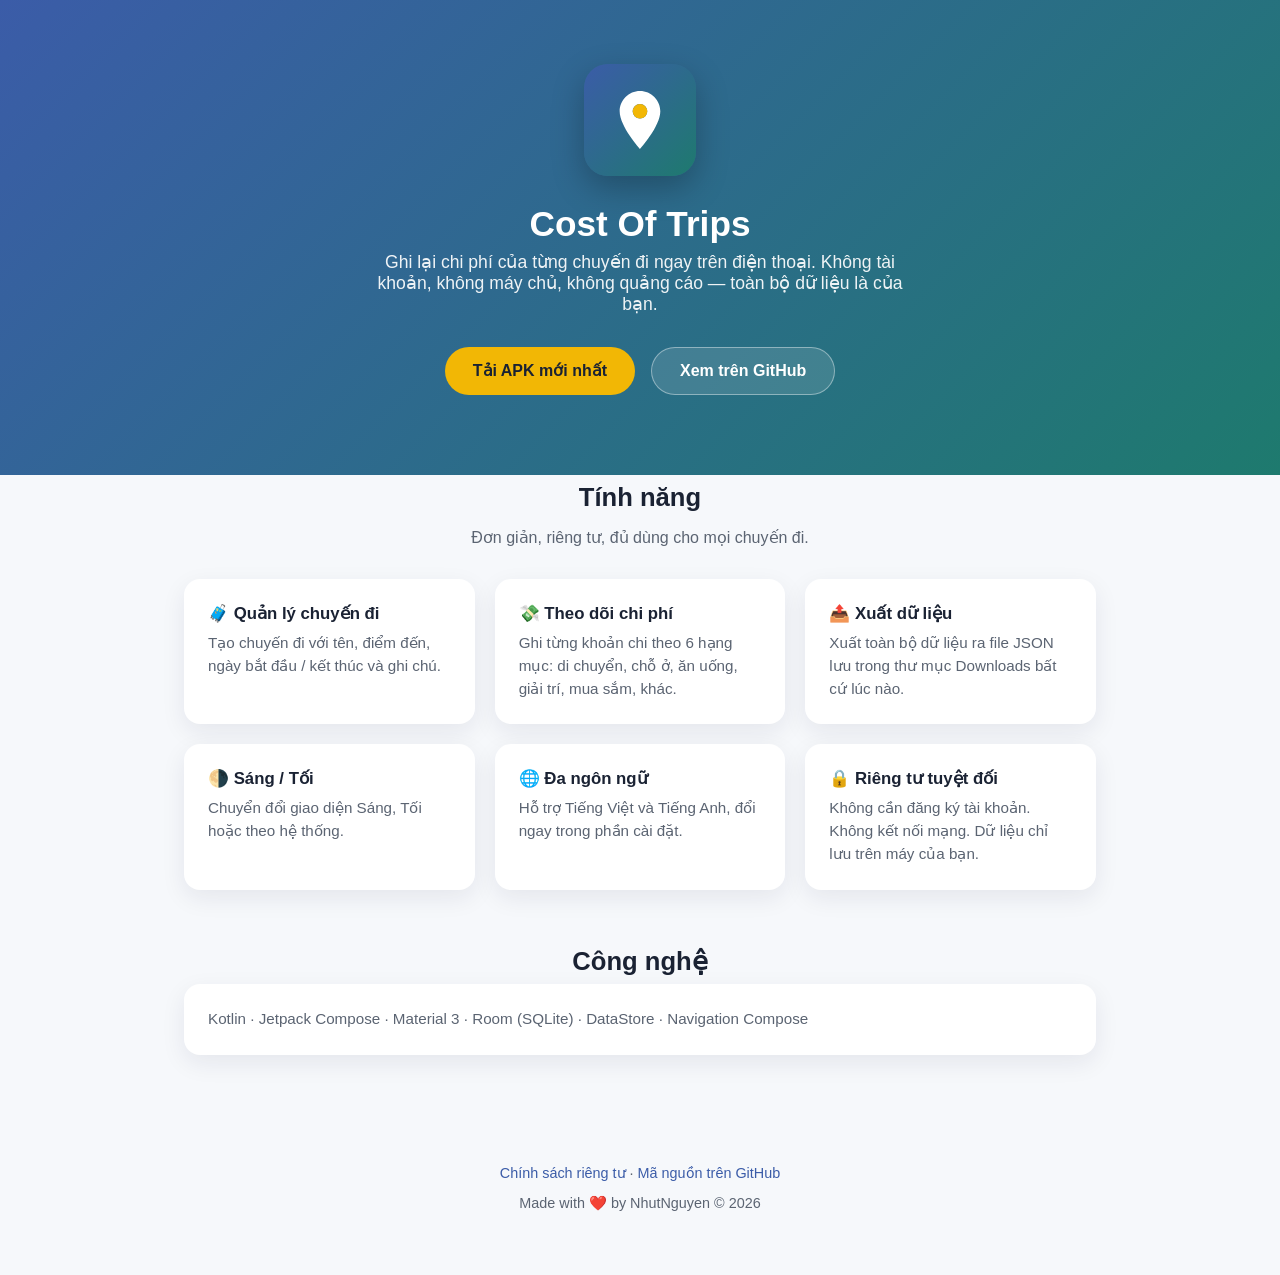
<file: docs/index.html>
<!DOCTYPE html>
<html lang="vi">
<head>
<meta charset="UTF-8" />
<meta name="viewport" content="width=device-width, initial-scale=1.0" />
<title>Cost Of Trips - Chi Phí Chuyến Đi</title>
<meta name="description" content="Ứng dụng Android ghi lại chi phí của từng chuyến đi. Không cần tài khoản, dữ liệu lưu ngay trên điện thoại." />
<link rel="icon" type="image/svg+xml" href="../branding/logo.svg" />
<style>
  :root {
    --blue: #3B5CA8;
    --teal: #1E7A6E;
    --gold: #F2B705;
    --ink: #1A2233;
    --muted: #5B6472;
    --bg: #F6F8FB;
    --card: #FFFFFF;
  }
  * { box-sizing: border-box; }
  body {
    margin: 0;
    font-family: -apple-system, BlinkMacSystemFont, "Segoe UI", Roboto, Helvetica, Arial, sans-serif;
    color: var(--ink);
    background: var(--bg);
  }
  a { color: inherit; }
  .hero {
    background: linear-gradient(135deg, var(--blue), var(--teal));
    color: #fff;
    padding: 64px 24px 80px;
    text-align: center;
  }
  .hero img {
    width: 112px;
    height: 112px;
    border-radius: 24px;
    box-shadow: 0 12px 32px rgba(0,0,0,0.25);
  }
  .hero h1 {
    font-size: 2.2rem;
    margin: 24px 0 8px;
  }
  .hero p {
    font-size: 1.1rem;
    opacity: 0.92;
    max-width: 560px;
    margin: 0 auto 32px;
  }
  .cta {
    display: inline-flex;
    gap: 16px;
    flex-wrap: wrap;
    justify-content: center;
  }
  .btn {
    display: inline-block;
    padding: 14px 28px;
    border-radius: 999px;
    text-decoration: none;
    font-weight: 600;
  }
  .btn-primary {
    background: var(--gold);
    color: var(--ink);
  }
  .btn-secondary {
    background: rgba(255,255,255,0.12);
    color: #fff;
    border: 1px solid rgba(255,255,255,0.4);
  }
  main {
    max-width: 960px;
    margin: -48px auto 0;
    padding: 0 24px 64px;
  }
  .features {
    display: grid;
    grid-template-columns: repeat(auto-fit, minmax(220px, 1fr));
    gap: 20px;
    margin-top: 32px;
  }
  .card {
    background: var(--card);
    border-radius: 16px;
    padding: 24px;
    box-shadow: 0 8px 24px rgba(20,30,60,0.08);
  }
  .card h3 {
    margin: 0 0 8px;
    font-size: 1.05rem;
  }
  .card p {
    margin: 0;
    color: var(--muted);
    font-size: 0.95rem;
    line-height: 1.5;
  }
  .section-title {
    text-align: center;
    margin-top: 56px;
  }
  .section-title h2 {
    font-size: 1.6rem;
    margin-bottom: 4px;
  }
  .section-title p {
    color: var(--muted);
  }
  footer {
    text-align: center;
    padding: 32px 24px 48px;
    color: var(--muted);
    font-size: 0.9rem;
  }
  footer a {
    color: var(--blue);
    text-decoration: none;
  }
  .stack {
    margin-top: 8px;
  }
</style>
</head>
<body>

<section class="hero">
  <img src="../branding/logo.svg" alt="Cost Of Trips logo" />
  <h1>Cost Of Trips</h1>
  <p>Ghi lại chi phí của từng chuyến đi ngay trên điện thoại. Không tài khoản, không máy chủ, không quảng cáo — toàn bộ dữ liệu là của bạn.</p>
  <div class="cta">
    <a class="btn btn-primary" href="https://github.com/nhockool1002/cost-of-trips/releases/latest">Tải APK mới nhất</a>
    <a class="btn btn-secondary" href="https://github.com/nhockool1002/cost-of-trips">Xem trên GitHub</a>
  </div>
</section>

<main>
  <div class="section-title">
    <h2>Tính năng</h2>
    <p>Đơn giản, riêng tư, đủ dùng cho mọi chuyến đi.</p>
  </div>
  <div class="features">
    <div class="card">
      <h3>🧳 Quản lý chuyến đi</h3>
      <p>Tạo chuyến đi với tên, điểm đến, ngày bắt đầu / kết thúc và ghi chú.</p>
    </div>
    <div class="card">
      <h3>💸 Theo dõi chi phí</h3>
      <p>Ghi từng khoản chi theo 6 hạng mục: di chuyển, chỗ ở, ăn uống, giải trí, mua sắm, khác.</p>
    </div>
    <div class="card">
      <h3>📤 Xuất dữ liệu</h3>
      <p>Xuất toàn bộ dữ liệu ra file JSON lưu trong thư mục Downloads bất cứ lúc nào.</p>
    </div>
    <div class="card">
      <h3>🌗 Sáng / Tối</h3>
      <p>Chuyển đổi giao diện Sáng, Tối hoặc theo hệ thống.</p>
    </div>
    <div class="card">
      <h3>🌐 Đa ngôn ngữ</h3>
      <p>Hỗ trợ Tiếng Việt và Tiếng Anh, đổi ngay trong phần cài đặt.</p>
    </div>
    <div class="card">
      <h3>🔒 Riêng tư tuyệt đối</h3>
      <p>Không cần đăng ký tài khoản. Không kết nối mạng. Dữ liệu chỉ lưu trên máy của bạn.</p>
    </div>
  </div>

  <div class="section-title">
    <h2>Công nghệ</h2>
  </div>
  <div class="features stack">
    <div class="card">
      <p>Kotlin · Jetpack Compose · Material 3 · Room (SQLite) · DataStore · Navigation Compose</p>
    </div>
  </div>
</main>

<footer>
  <p><a href="privacy.html">Chính sách riêng tư</a> · <a href="https://github.com/nhockool1002/cost-of-trips">Mã nguồn trên GitHub</a></p>
  <p>Made with ❤️ by NhutNguyen &copy; 2026</p>
</footer>

</body>
</html>
</file>
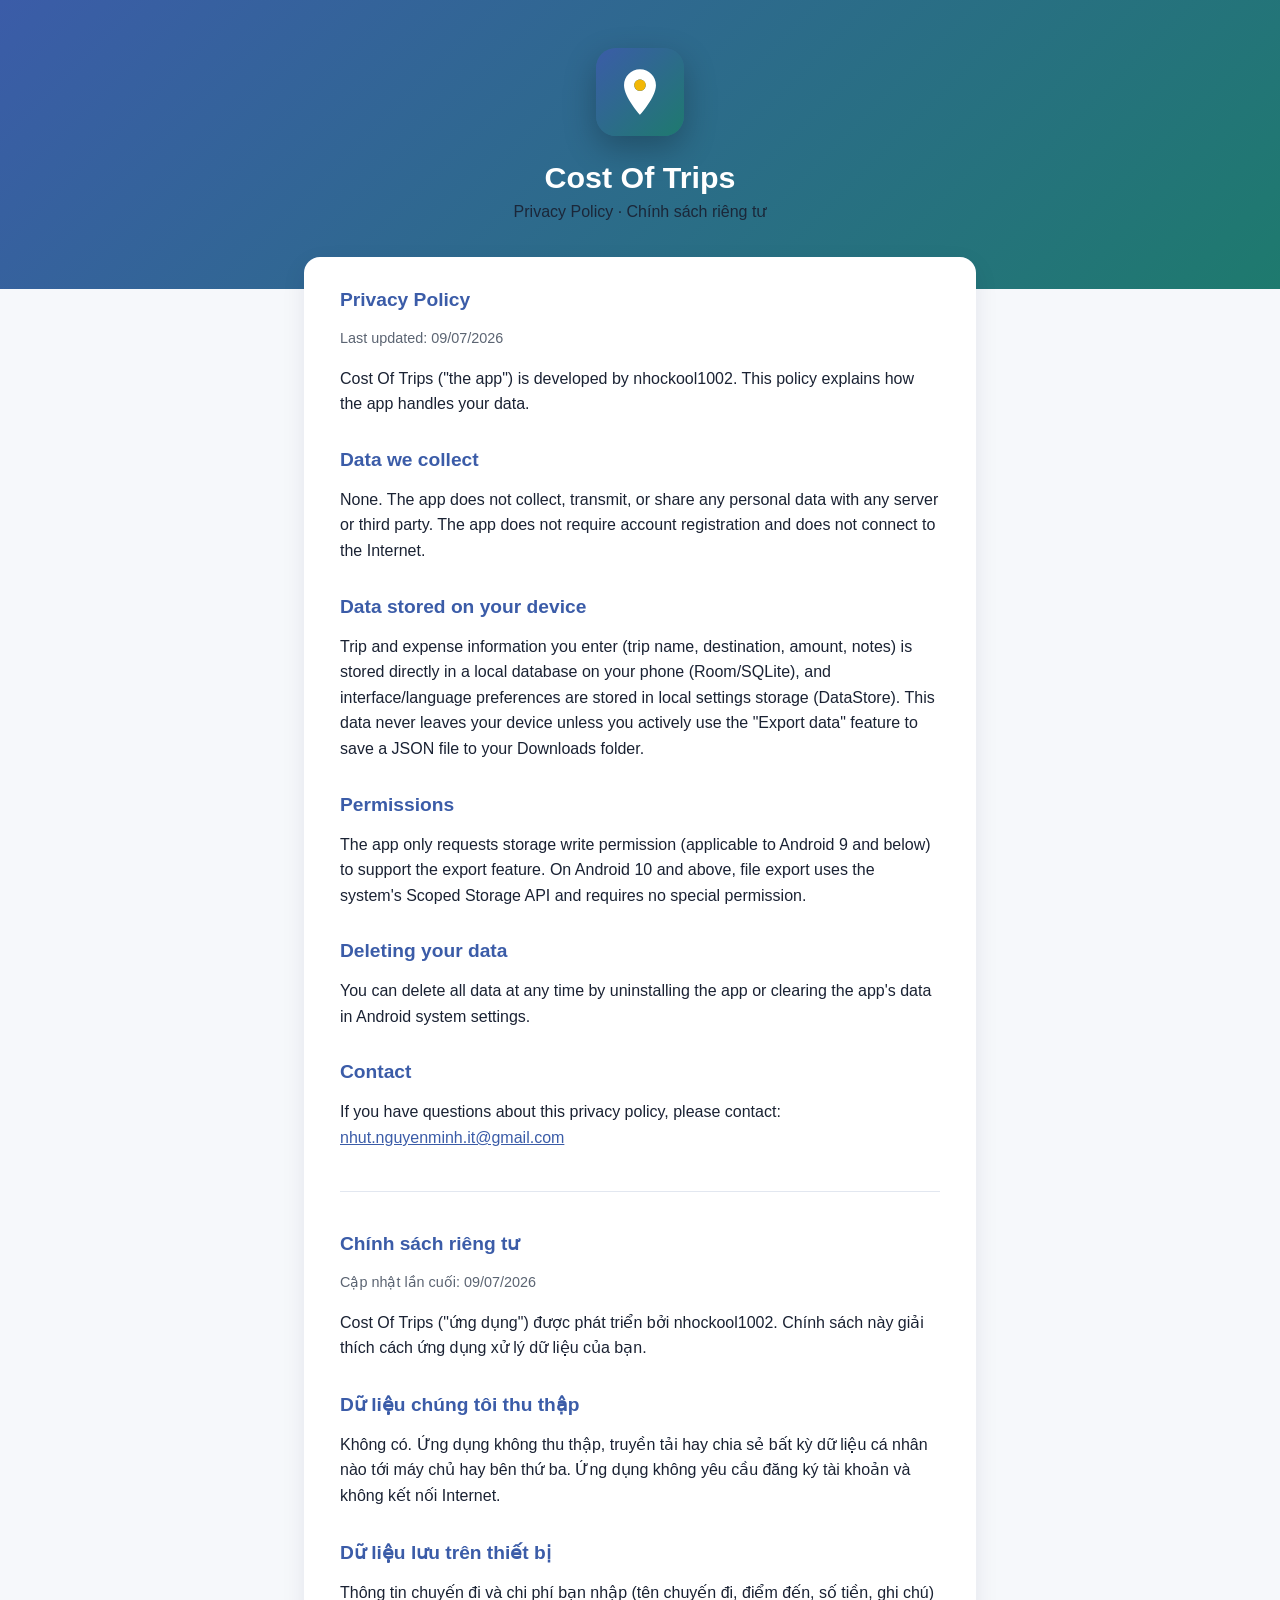
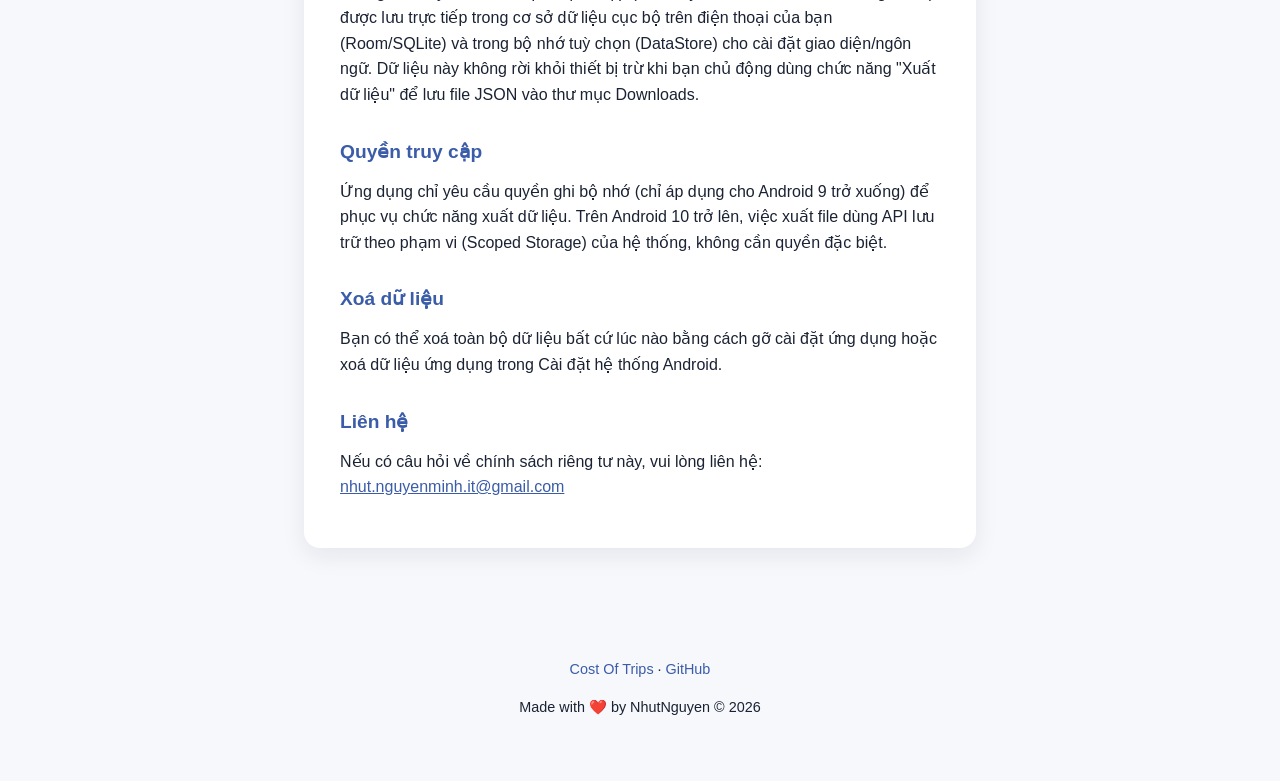
<file: docs/privacy.html>
<!DOCTYPE html>
<html lang="en">
<head>
<meta charset="UTF-8" />
<meta name="viewport" content="width=device-width, initial-scale=1.0" />
<title>Privacy Policy - Cost Of Trips</title>
<meta name="description" content="Privacy policy for the Cost Of Trips Android app." />
<link rel="icon" type="image/svg+xml" href="../branding/logo.svg" />
<style>
  :root {
    --blue: #3B5CA8;
    --teal: #1E7A6E;
    --gold: #F2B705;
    --ink: #1A2233;
    --muted: #5B6472;
    --bg: #F6F8FB;
    --card: #FFFFFF;
  }
  * { box-sizing: border-box; }
  body {
    margin: 0;
    font-family: -apple-system, BlinkMacSystemFont, "Segoe UI", Roboto, Helvetica, Arial, sans-serif;
    color: var(--ink);
    background: var(--bg);
  }
  a { color: var(--blue); }
  .hero {
    background: linear-gradient(135deg, var(--blue), var(--teal));
    color: #fff;
    padding: 48px 24px 64px;
    text-align: center;
  }
  .hero img {
    width: 88px;
    height: 88px;
    border-radius: 20px;
    box-shadow: 0 12px 32px rgba(0,0,0,0.25);
  }
  .hero h1 {
    font-size: 1.9rem;
    margin: 20px 0 4px;
  }
  .hero p {
    font-size: 1rem;
    opacity: 0.92;
    margin: 0;
  }
  main {
    max-width: 720px;
    margin: -32px auto 0;
    padding: 0 24px 64px;
  }
  .card {
    background: var(--card);
    border-radius: 16px;
    padding: 32px 36px;
    box-shadow: 0 8px 24px rgba(20,30,60,0.08);
  }
  h2 { font-size: 1.2rem; margin-top: 32px; color: var(--blue); }
  h2:first-of-type { margin-top: 0; }
  p, li { color: var(--ink); line-height: 1.6; }
  .updated { color: var(--muted); font-size: 0.9rem; }
  hr { border: none; border-top: 1px solid #E2E7F0; margin: 40px 0; }
  footer {
    text-align: center;
    padding: 32px 24px 48px;
    color: var(--muted);
    font-size: 0.9rem;
  }
  footer a { text-decoration: none; }
</style>
</head>
<body>

<section class="hero">
  <img src="../branding/logo.svg" alt="Cost Of Trips logo" />
  <h1>Cost Of Trips</h1>
  <p>Privacy Policy · Chính sách riêng tư</p>
</section>

<main>
  <div class="card">
    <section lang="en">
      <h2>Privacy Policy</h2>
      <p class="updated">Last updated: 09/07/2026</p>

      <p>Cost Of Trips ("the app") is developed by nhockool1002. This policy explains how the app handles your data.</p>

      <h2>Data we collect</h2>
      <p>None. The app does not collect, transmit, or share any personal data with any server or third party. The app does not require account registration and does not connect to the Internet.</p>

      <h2>Data stored on your device</h2>
      <p>Trip and expense information you enter (trip name, destination, amount, notes) is stored directly in a local database on your phone (Room/SQLite), and interface/language preferences are stored in local settings storage (DataStore). This data never leaves your device unless you actively use the "Export data" feature to save a JSON file to your Downloads folder.</p>

      <h2>Permissions</h2>
      <p>The app only requests storage write permission (applicable to Android 9 and below) to support the export feature. On Android 10 and above, file export uses the system's Scoped Storage API and requires no special permission.</p>

      <h2>Deleting your data</h2>
      <p>You can delete all data at any time by uninstalling the app or clearing the app's data in Android system settings.</p>

      <h2>Contact</h2>
      <p>If you have questions about this privacy policy, please contact: <a href="mailto:nhut.nguyenminh.it@gmail.com">nhut.nguyenminh.it@gmail.com</a></p>
    </section>

    <hr />

    <section lang="vi">
      <h2>Chính sách riêng tư</h2>
      <p class="updated">Cập nhật lần cuối: 09/07/2026</p>

      <p>Cost Of Trips ("ứng dụng") được phát triển bởi nhockool1002. Chính sách này giải thích cách ứng dụng xử lý dữ liệu của bạn.</p>

      <h2>Dữ liệu chúng tôi thu thập</h2>
      <p>Không có. Ứng dụng không thu thập, truyền tải hay chia sẻ bất kỳ dữ liệu cá nhân nào tới máy chủ hay bên thứ ba. Ứng dụng không yêu cầu đăng ký tài khoản và không kết nối Internet.</p>

      <h2>Dữ liệu lưu trên thiết bị</h2>
      <p>Thông tin chuyến đi và chi phí bạn nhập (tên chuyến đi, điểm đến, số tiền, ghi chú) được lưu trực tiếp trong cơ sở dữ liệu cục bộ trên điện thoại của bạn (Room/SQLite) và trong bộ nhớ tuỳ chọn (DataStore) cho cài đặt giao diện/ngôn ngữ. Dữ liệu này không rời khỏi thiết bị trừ khi bạn chủ động dùng chức năng "Xuất dữ liệu" để lưu file JSON vào thư mục Downloads.</p>

      <h2>Quyền truy cập</h2>
      <p>Ứng dụng chỉ yêu cầu quyền ghi bộ nhớ (chỉ áp dụng cho Android 9 trở xuống) để phục vụ chức năng xuất dữ liệu. Trên Android 10 trở lên, việc xuất file dùng API lưu trữ theo phạm vi (Scoped Storage) của hệ thống, không cần quyền đặc biệt.</p>

      <h2>Xoá dữ liệu</h2>
      <p>Bạn có thể xoá toàn bộ dữ liệu bất cứ lúc nào bằng cách gỡ cài đặt ứng dụng hoặc xoá dữ liệu ứng dụng trong Cài đặt hệ thống Android.</p>

      <h2>Liên hệ</h2>
      <p>Nếu có câu hỏi về chính sách riêng tư này, vui lòng liên hệ: <a href="mailto:nhut.nguyenminh.it@gmail.com">nhut.nguyenminh.it@gmail.com</a></p>
    </section>
  </div>
</main>

<footer>
  <p><a href="index.html">Cost Of Trips</a> · <a href="https://github.com/nhockool1002/cost-of-trips">GitHub</a></p>
  <p>Made with ❤️ by NhutNguyen &copy; 2026</p>
</footer>

</body>
</html>
</file>
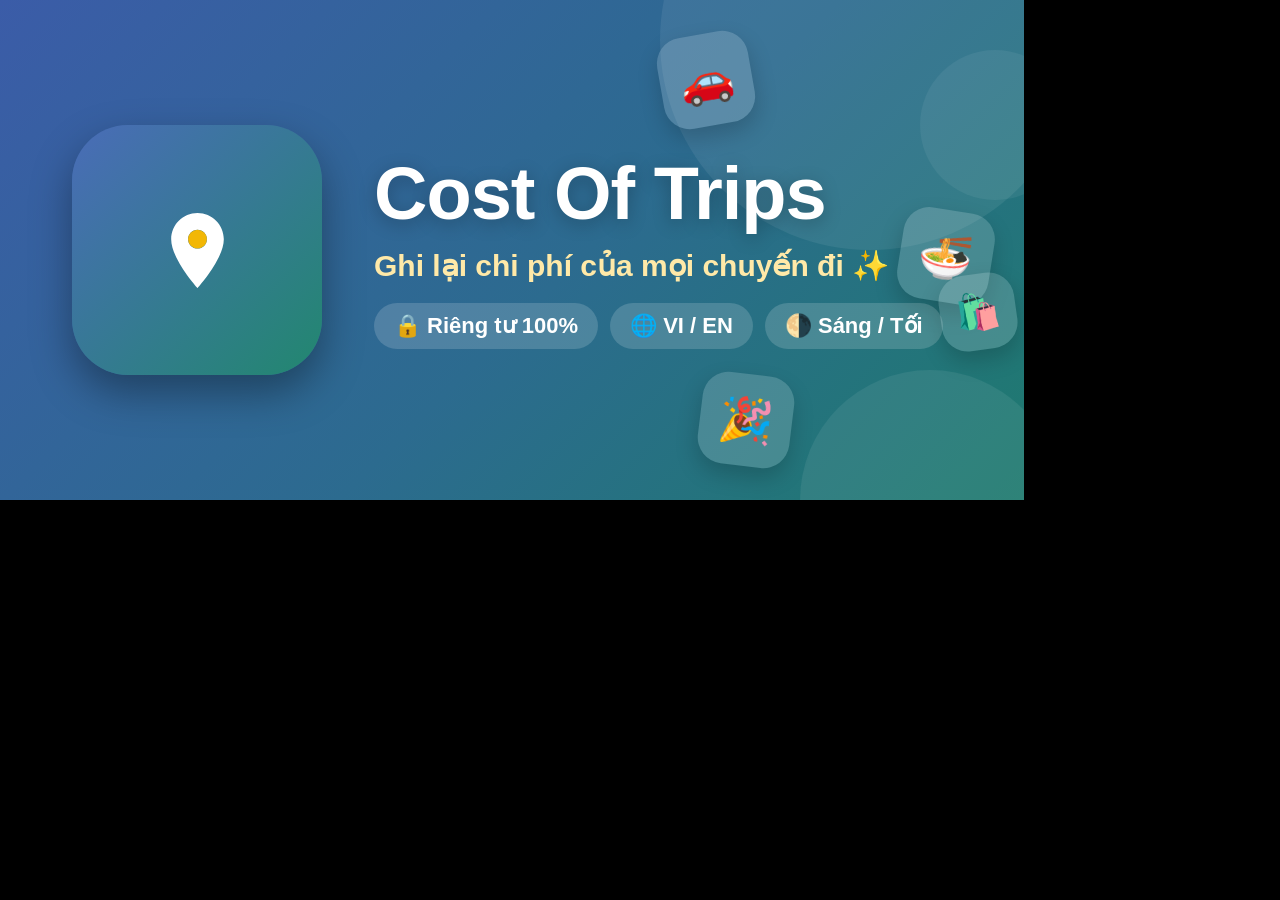
<file: branding/store/src/feature-graphic.html>
<!DOCTYPE html>
<html lang="vi">
<head>
<meta charset="UTF-8" />
<style>
  * { box-sizing: border-box; margin: 0; padding: 0; }
  html, body { background: #000; }
  .canvas {
    position: relative;
    width: 1024px;
    height: 500px;
    overflow: hidden;
    font-family: -apple-system, "Segoe UI", Roboto, Helvetica, Arial, sans-serif;
    background: linear-gradient(135deg, #3B5CA8 0%, #2C6B8F 55%, #1E7A6E 100%);
  }
  .deco-circle {
    position: absolute;
    border-radius: 50%;
    background: rgba(255,255,255,0.07);
  }
  .c1 { width: 420px; height: 420px; top: -170px; left: 660px; }
  .c2 { width: 260px; height: 260px; bottom: -130px; left: 800px; }
  .c3 { width: 150px; height: 150px; top: 50px; left: 920px; background: rgba(255,255,255,0.06); }
  .sticker {
    position: absolute;
    width: 92px; height: 92px;
    border-radius: 26px;
    background: rgba(255,255,255,0.16);
    display: flex; align-items: center; justify-content: center;
    font-size: 44px;
    box-shadow: 0 10px 22px rgba(0,0,0,0.18);
  }
  .s1 { top: 34px; left: 660px; transform: rotate(-10deg); }
  .s2 { top: 210px; left: 900px; transform: rotate(9deg); }
  .s3 { bottom: 34px; left: 700px; transform: rotate(7deg); }
  .s4 { bottom: 150px; left: 940px; transform: rotate(-8deg); width: 76px; height: 76px; font-size: 36px; }
  .row {
    position: relative;
    z-index: 2;
    display: flex;
    align-items: center;
    height: 100%;
    padding: 0 72px;
    gap: 52px;
  }
  .logo {
    flex-shrink: 0;
    width: 250px;
    height: 250px;
    border-radius: 56px;
    background: linear-gradient(135deg, #4A6CB8, #22876F);
    box-shadow: 0 18px 40px rgba(0,0,0,0.35);
    display: flex;
    align-items: center;
    justify-content: center;
  }
  .logo svg { width: 145px; height: 145px; }
  .text-block { color: #fff; }
  .app-name {
    font-size: 74px;
    font-weight: 800;
    letter-spacing: -1px;
    text-shadow: 0 4px 18px rgba(0,0,0,0.25);
  }
  .tagline {
    margin-top: 12px;
    font-size: 30px;
    font-weight: 600;
    color: #FFE9A8;
  }
  .badges {
    margin-top: 20px;
    display: flex;
    gap: 12px;
  }
  .badge {
    background: rgba(255,255,255,0.16);
    border-radius: 999px;
    padding: 10px 20px;
    font-size: 22px;
    font-weight: 700;
    color: #fff;
  }
</style>
</head>
<body>
<div class="canvas">
  <div class="deco-circle c1"></div>
  <div class="deco-circle c2"></div>
  <div class="deco-circle c3"></div>
  <div class="sticker s1">🚗</div>
  <div class="sticker s2">🍜</div>
  <div class="sticker s3">🎉</div>
  <div class="sticker s4">🛍️</div>
  <div class="row">
    <div class="logo">
      <svg viewBox="0 0 108 108" xmlns="http://www.w3.org/2000/svg">
        <g transform="translate(20.4,20.4) scale(2.8)">
          <path fill="#FFFFFF" fill-rule="evenodd" d="M12 2C8.13 2 5 5.13 5 9c0 5.25 7 13 7 13s7-7.75 7-13c0-3.87-3.13-7-7-7zm0 9.5c-1.38 0-2.5-1.12-2.5-2.5s1.12-2.5 2.5-2.5 2.5 1.12 2.5 2.5-1.12 2.5-2.5 2.5z"/>
        </g>
        <path fill="#F2B705" d="M47,45.6 a7,7 0 1,0 14,0 a7,7 0 1,0 -14,0 z"/>
      </svg>
    </div>
    <div class="text-block">
      <div class="app-name">Cost Of Trips</div>
      <div class="tagline">Ghi lại chi phí của mọi chuyến đi ✨</div>
      <div class="badges">
        <div class="badge">🔒 Riêng tư 100%</div>
        <div class="badge">🌐 VI / EN</div>
        <div class="badge">🌗 Sáng / Tối</div>
      </div>
    </div>
  </div>
</div>
</body>
</html>
</file>
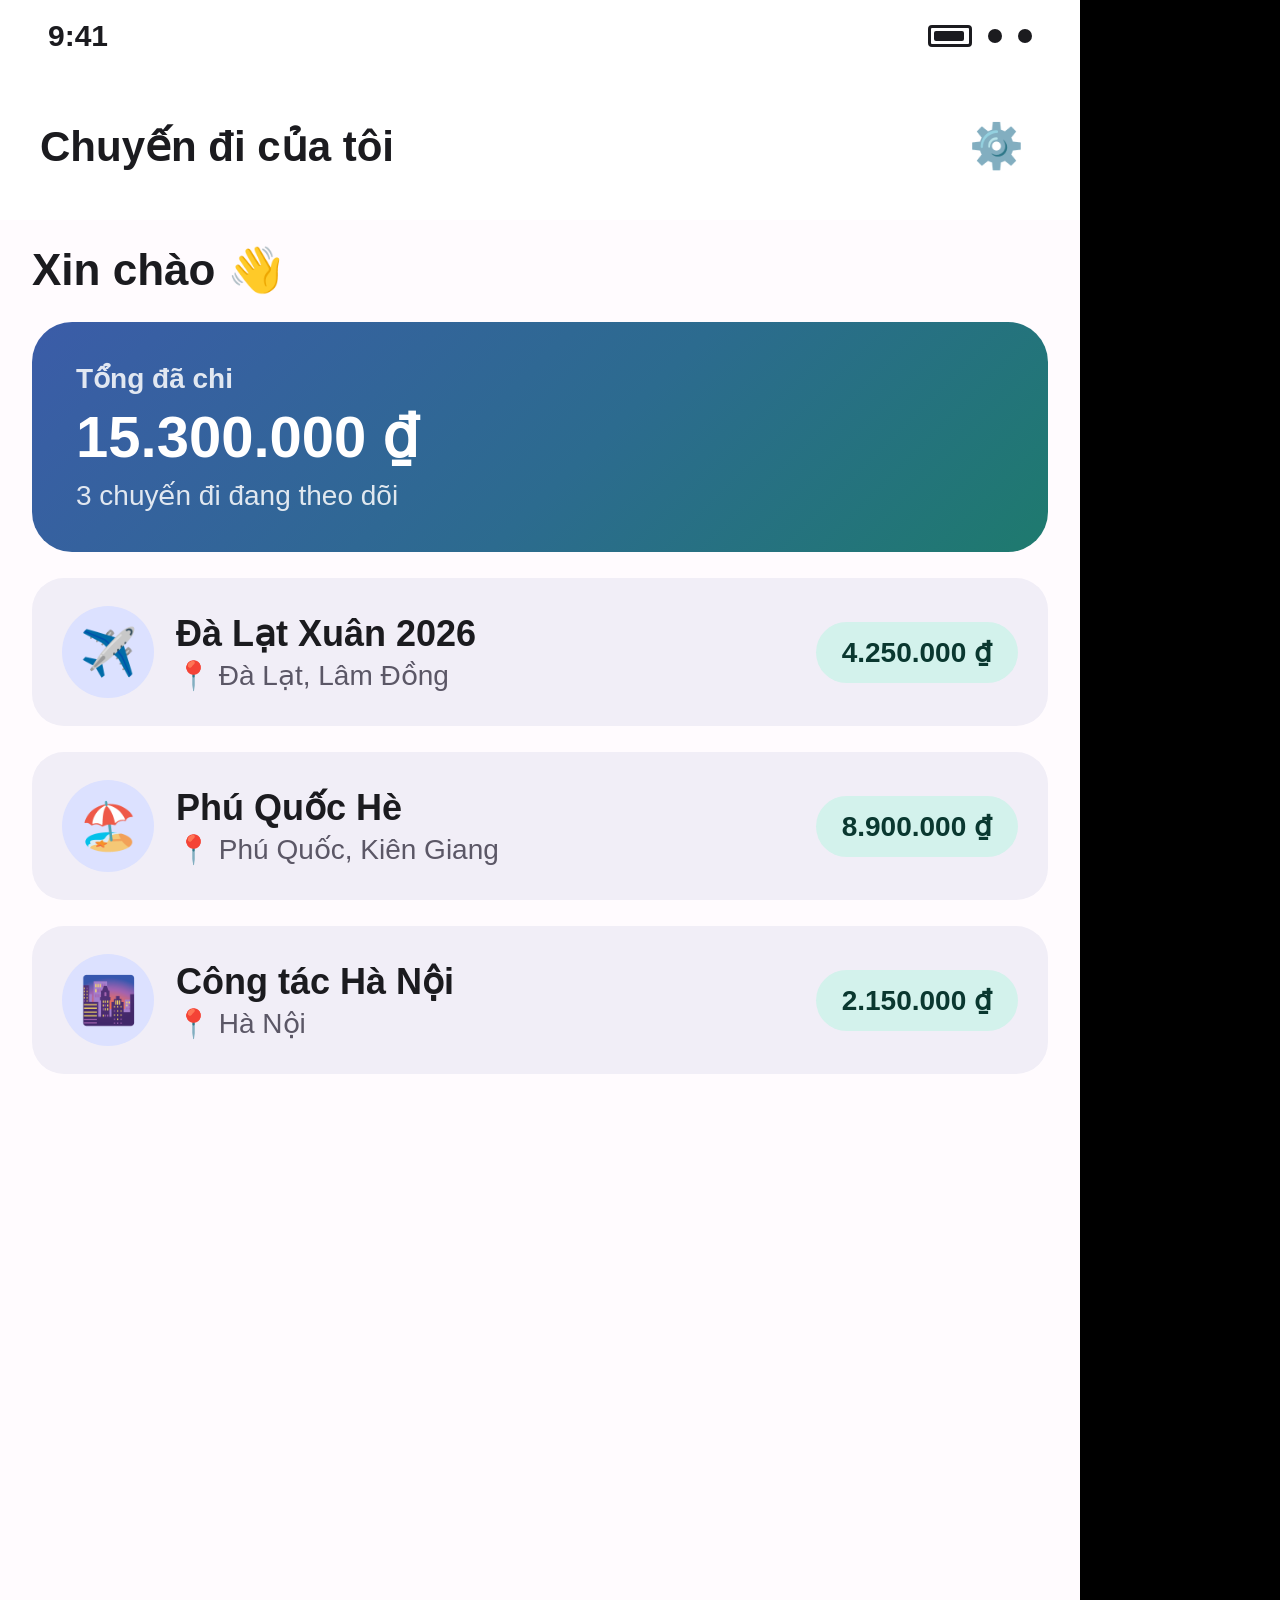
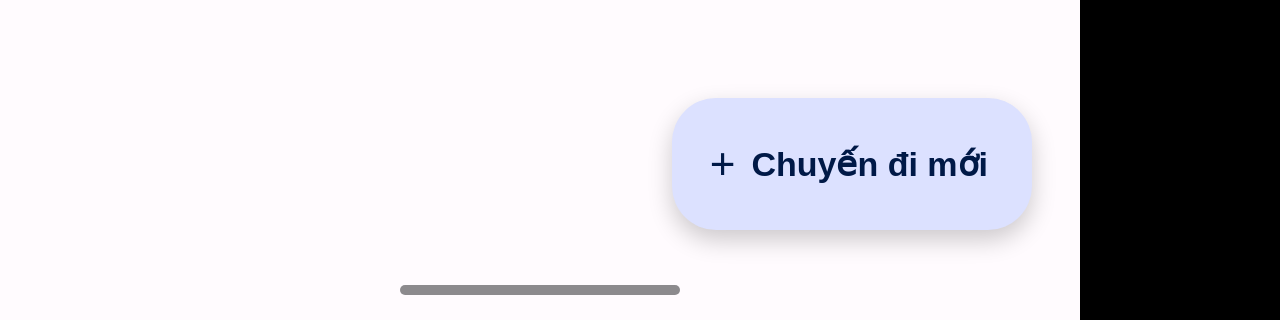
<file: branding/store/src/screenshot-1-trip-list-light.html>
<!DOCTYPE html>
<html lang="vi">
<head>
<meta charset="UTF-8" />
<style>
  :root {
    --primary: #3B5CA8;
    --gold: #F2B705;
    --bg-light: #FFFBFE;
    --surface-light: #FFFFFF;
    --card-light: #F1EEF7;
    --ink-light: #1B1B1F;
    --muted-light: #5B5766;
    --primary-container-light: #DCE1FF;
    --on-primary-container-light: #001947;
    --tertiary-container-light: #D3F2EC;
    --on-tertiary-container-light: #0A3830;
  }
  * { box-sizing: border-box; margin: 0; padding: 0; }
  html, body { background: #000; }
  .phone {
    position: relative;
    width: 1080px;
    height: 1920px;
    overflow: hidden;
    font-family: -apple-system, "Segoe UI", Roboto, Helvetica, Arial, sans-serif;
    background: var(--bg-light);
    color: var(--ink-light);
  }
  .status-bar {
    height: 72px;
    background: var(--surface-light);
    display: flex;
    align-items: center;
    justify-content: space-between;
    padding: 0 48px;
    font-size: 30px;
    font-weight: 600;
  }
  .status-icons { display: flex; gap: 16px; align-items: center; }
  .status-icons .dot { width: 14px; height: 14px; border-radius: 50%; background: var(--ink-light); }
  .status-icons .bar { width: 44px; height: 22px; border: 3px solid var(--ink-light); border-radius: 4px; position: relative; }
  .status-icons .bar::after { content: ""; position: absolute; top: 3px; left: 3px; bottom: 3px; width: 30px; background: var(--ink-light); border-radius: 2px; }
  .top-bar {
    height: 148px;
    background: var(--surface-light);
    display: flex;
    align-items: center;
    justify-content: space-between;
    padding: 0 40px;
  }
  .top-bar h1 { font-size: 42px; font-weight: 800; }
  .icon-btn {
    width: 88px; height: 88px;
    border-radius: 50%;
    display: flex; align-items: center; justify-content: center;
    font-size: 44px;
  }
  .content { padding: 16px 32px; display: flex; flex-direction: column; gap: 26px; }
  .greeting { font-size: 44px; font-weight: 800; margin-top: 8px; }
  .hero {
    background: linear-gradient(135deg, #3B5CA8 0%, #2C6B8F 55%, #1E7A6E 100%);
    border-radius: 40px;
    padding: 40px 44px;
    color: white;
  }
  .hero .label { font-size: 28px; opacity: 0.85; font-weight: 600; }
  .hero .value { font-size: 58px; font-weight: 800; margin-top: 8px; }
  .hero .sub { font-size: 28px; opacity: 0.85; margin-top: 8px; }
  .card {
    background: var(--card-light);
    border-radius: 32px;
    padding: 28px 30px;
    display: flex;
    align-items: center;
    gap: 22px;
  }
  .card .icon-badge {
    width: 92px; height: 92px;
    border-radius: 50%;
    background: var(--primary-container-light);
    display: flex; align-items: center; justify-content: center;
    font-size: 46px;
    flex-shrink: 0;
  }
  .card .info { flex: 1; }
  .card .name { font-size: 36px; font-weight: 700; }
  .card .dest { font-size: 28px; color: var(--muted-light); margin-top: 4px; }
  .card .pill {
    background: var(--tertiary-container-light);
    color: var(--on-tertiary-container-light);
    border-radius: 999px;
    padding: 14px 26px;
    font-size: 28px;
    font-weight: 700;
    white-space: nowrap;
  }
  .fab {
    position: absolute;
    right: 48px;
    bottom: 90px;
    height: 132px;
    padding: 0 44px 0 38px;
    border-radius: 44px;
    background: var(--primary-container-light);
    color: var(--on-primary-container-light);
    display: flex; align-items: center; gap: 16px;
    font-size: 34px;
    font-weight: 700;
    box-shadow: 0 10px 24px rgba(0,0,0,0.2);
  }
  .fab .plus { font-size: 44px; font-weight: 400; }
  .nav-pill {
    position: absolute;
    bottom: 0; left: 0; right: 0;
    height: 60px;
    display: flex; align-items: center; justify-content: center;
  }
  .nav-pill .bar { width: 280px; height: 10px; border-radius: 6px; background: var(--ink-light); opacity: 0.5; }
</style>
</head>
<body>
<div class="phone">
  <div class="status-bar">
    <span>9:41</span>
    <div class="status-icons">
      <div class="bar"></div>
      <div class="dot"></div>
      <div class="dot"></div>
    </div>
  </div>
  <div class="top-bar">
    <h1>Chuyến đi của tôi</h1>
    <div class="icon-btn">⚙️</div>
  </div>
  <div class="content">
    <div class="greeting">Xin chào 👋</div>
    <div class="hero">
      <div class="label">Tổng đã chi</div>
      <div class="value">15.300.000 ₫</div>
      <div class="sub">3 chuyến đi đang theo dõi</div>
    </div>
    <div class="card">
      <div class="icon-badge">✈️</div>
      <div class="info">
        <div class="name">Đà Lạt Xuân 2026</div>
        <div class="dest">📍 Đà Lạt, Lâm Đồng</div>
      </div>
      <div class="pill">4.250.000 ₫</div>
    </div>
    <div class="card">
      <div class="icon-badge">🏖️</div>
      <div class="info">
        <div class="name">Phú Quốc Hè</div>
        <div class="dest">📍 Phú Quốc, Kiên Giang</div>
      </div>
      <div class="pill">8.900.000 ₫</div>
    </div>
    <div class="card">
      <div class="icon-badge">🌆</div>
      <div class="info">
        <div class="name">Công tác Hà Nội</div>
        <div class="dest">📍 Hà Nội</div>
      </div>
      <div class="pill">2.150.000 ₫</div>
    </div>
  </div>
  <div class="fab"><span class="plus">+</span>Chuyến đi mới</div>
  <div class="nav-pill"><div class="bar"></div></div>
</div>
</body>
</html>
</file>
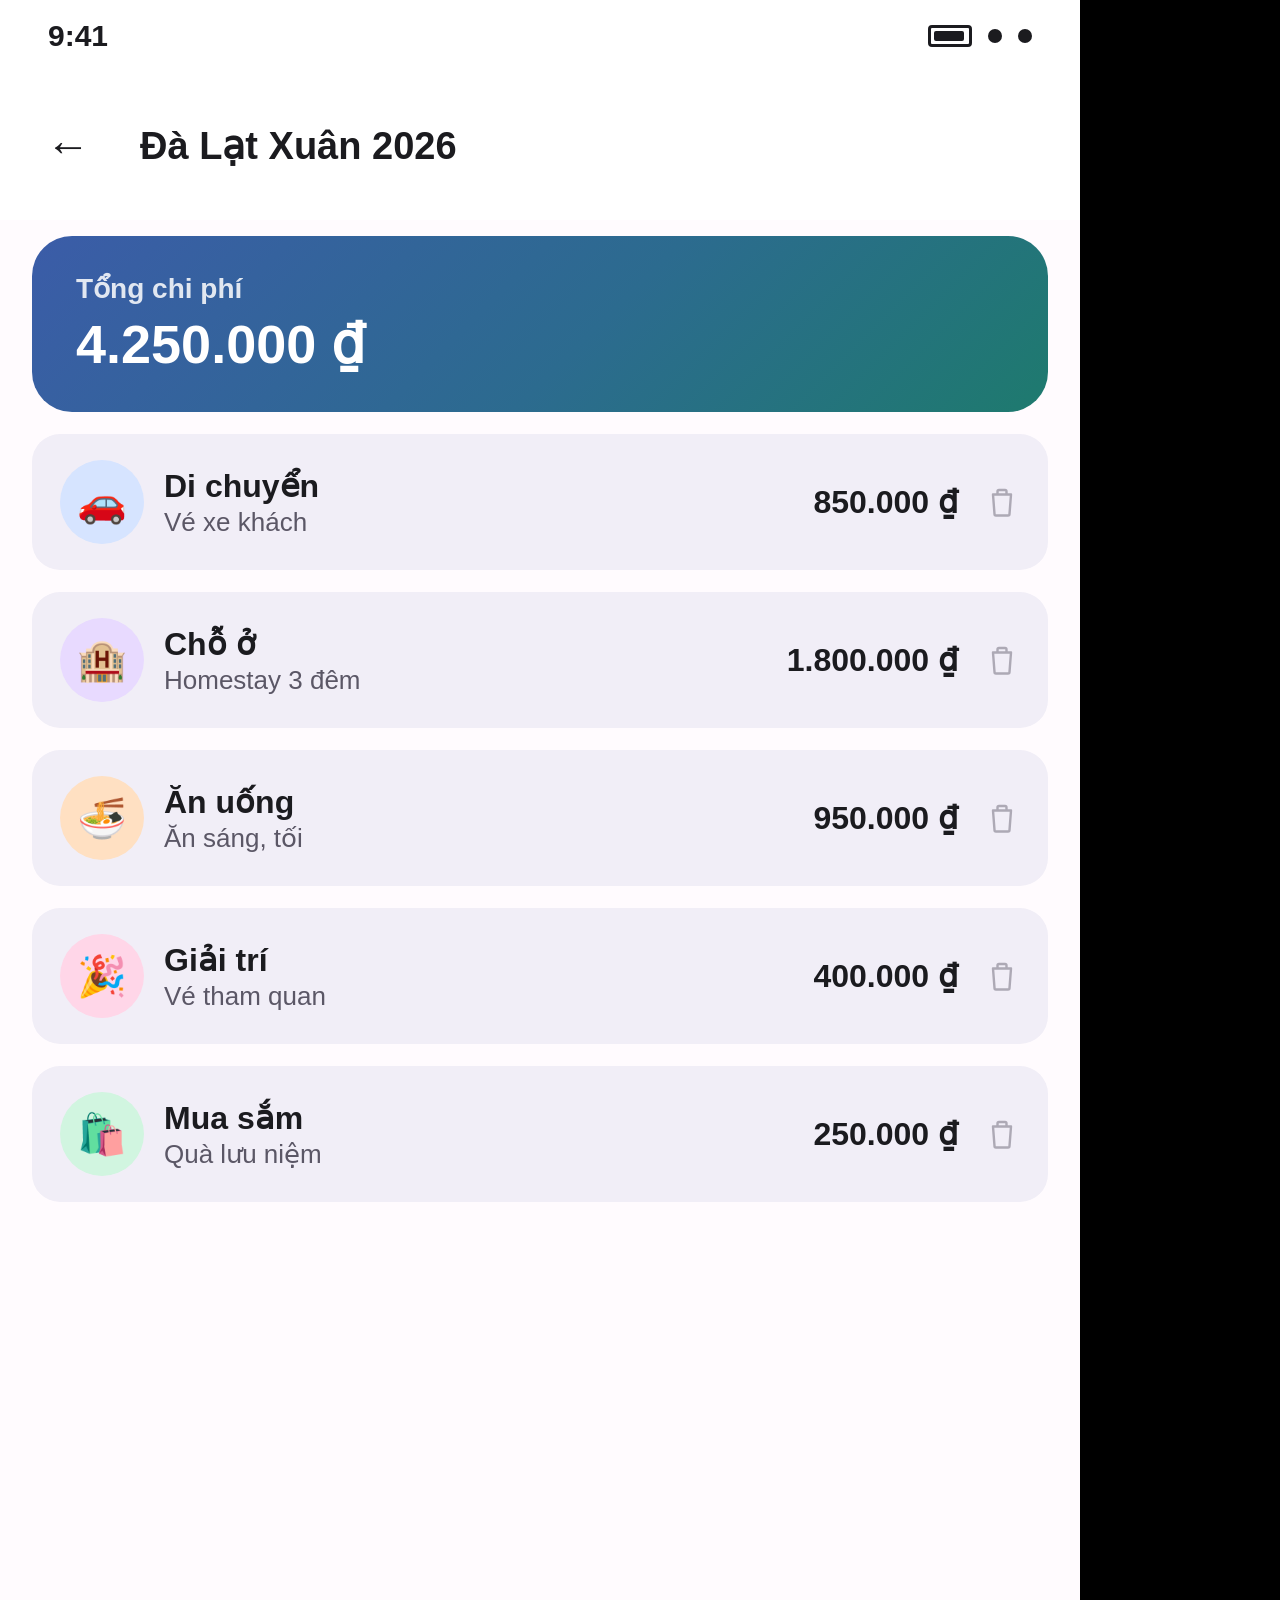
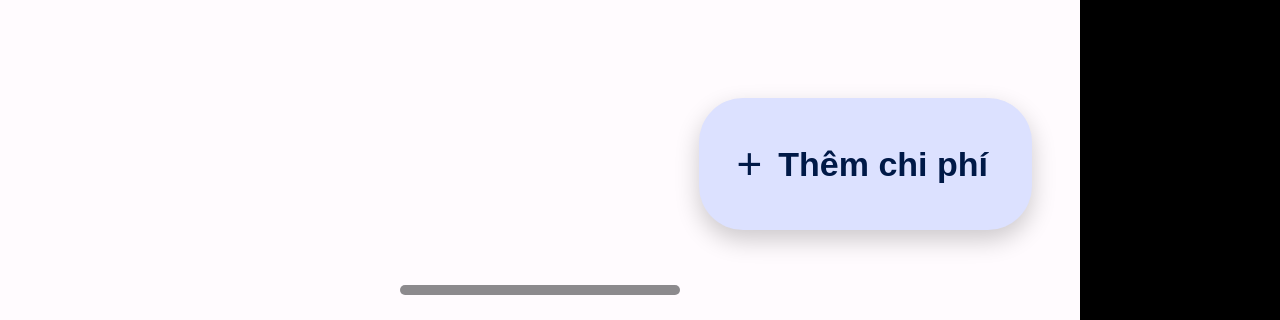
<file: branding/store/src/screenshot-2-trip-detail-light.html>
<!DOCTYPE html>
<html lang="vi">
<head>
<meta charset="UTF-8" />
<style>
  :root {
    --bg-light: #FFFBFE;
    --surface-light: #FFFFFF;
    --card-light: #F1EEF7;
    --ink-light: #1B1B1F;
    --muted-light: #5B5766;
  }
  * { box-sizing: border-box; margin: 0; padding: 0; }
  html, body { background: #000; }
  .phone {
    position: relative;
    width: 1080px;
    height: 1920px;
    overflow: hidden;
    font-family: -apple-system, "Segoe UI", Roboto, Helvetica, Arial, sans-serif;
    background: var(--bg-light);
    color: var(--ink-light);
  }
  .status-bar {
    height: 72px;
    background: var(--surface-light);
    display: flex;
    align-items: center;
    justify-content: space-between;
    padding: 0 48px;
    font-size: 30px;
    font-weight: 600;
  }
  .status-icons { display: flex; gap: 16px; align-items: center; }
  .status-icons .dot { width: 14px; height: 14px; border-radius: 50%; background: var(--ink-light); }
  .status-icons .bar { width: 44px; height: 22px; border: 3px solid var(--ink-light); border-radius: 4px; position: relative; }
  .status-icons .bar::after { content: ""; position: absolute; top: 3px; left: 3px; bottom: 3px; width: 30px; background: var(--ink-light); border-radius: 2px; }
  .top-bar {
    height: 148px;
    background: var(--surface-light);
    display: flex;
    align-items: center;
    gap: 28px;
    padding: 0 24px;
  }
  .top-bar h1 { font-size: 38px; font-weight: 700; }
  .icon-btn {
    width: 88px; height: 88px;
    border-radius: 50%;
    display: flex; align-items: center; justify-content: center;
    font-size: 44px;
  }
  .content { padding: 16px 32px; display: flex; flex-direction: column; gap: 22px; }
  .hero {
    background: linear-gradient(135deg, #3B5CA8 0%, #2C6B8F 55%, #1E7A6E 100%);
    border-radius: 40px;
    padding: 36px 44px;
    color: white;
  }
  .hero .label { font-size: 28px; opacity: 0.85; font-weight: 600; }
  .hero .value { font-size: 54px; font-weight: 800; margin-top: 8px; }
  .expense {
    background: var(--card-light);
    border-radius: 28px;
    padding: 26px 28px;
    display: flex;
    align-items: center;
    gap: 20px;
  }
  .expense .icon-badge {
    width: 84px; height: 84px;
    border-radius: 50%;
    display: flex; align-items: center; justify-content: center;
    font-size: 40px;
    flex-shrink: 0;
  }
  .expense .info { flex: 1; }
  .expense .cat { font-size: 32px; font-weight: 700; }
  .expense .note { font-size: 26px; color: var(--muted-light); margin-top: 2px; }
  .expense .amount { font-size: 32px; font-weight: 700; margin-right: 6px; }
  .expense .trash { opacity: 0.45; }
  .fab {
    position: absolute;
    right: 48px;
    bottom: 90px;
    height: 132px;
    padding: 0 44px 0 38px;
    border-radius: 44px;
    background: #DCE1FF;
    color: #001947;
    display: flex; align-items: center; gap: 16px;
    font-size: 34px;
    font-weight: 700;
    box-shadow: 0 10px 24px rgba(0,0,0,0.2);
  }
  .fab .plus { font-size: 44px; font-weight: 400; }
  .nav-pill {
    position: absolute;
    bottom: 0; left: 0; right: 0;
    height: 60px;
    display: flex; align-items: center; justify-content: center;
  }
  .nav-pill .bar { width: 280px; height: 10px; border-radius: 6px; background: var(--ink-light); opacity: 0.5; }
</style>
</head>
<body>
<div class="phone">
  <div class="status-bar">
    <span>9:41</span>
    <div class="status-icons">
      <div class="bar"></div>
      <div class="dot"></div>
      <div class="dot"></div>
    </div>
  </div>
  <div class="top-bar">
    <div class="icon-btn">←</div>
    <h1>Đà Lạt Xuân 2026</h1>
  </div>
  <div class="content">
    <div class="hero">
      <div class="label">Tổng chi phí</div>
      <div class="value">4.250.000 ₫</div>
    </div>

    <div class="expense">
      <div class="icon-badge" style="background:#D6E4FF">🚗</div>
      <div class="info"><div class="cat">Di chuyển</div><div class="note">Vé xe khách</div></div>
      <div class="amount">850.000 ₫</div>
      <svg class="trash" width="36" height="36" viewBox="0 0 24 24" fill="none"><path d="M6 7h12M9 7V5a1 1 0 0 1 1-1h4a1 1 0 0 1 1 1v2m-9 0 1 13a1 1 0 0 0 1 1h8a1 1 0 0 0 1-1l1-13" stroke="#5B5766" stroke-width="1.6" stroke-linecap="round" stroke-linejoin="round"/></svg>
    </div>
    <div class="expense">
      <div class="icon-badge" style="background:#E8DAFF">🏨</div>
      <div class="info"><div class="cat">Chỗ ở</div><div class="note">Homestay 3 đêm</div></div>
      <div class="amount">1.800.000 ₫</div>
      <svg class="trash" width="36" height="36" viewBox="0 0 24 24" fill="none"><path d="M6 7h12M9 7V5a1 1 0 0 1 1-1h4a1 1 0 0 1 1 1v2m-9 0 1 13a1 1 0 0 0 1 1h8a1 1 0 0 0 1-1l1-13" stroke="#5B5766" stroke-width="1.6" stroke-linecap="round" stroke-linejoin="round"/></svg>
    </div>
    <div class="expense">
      <div class="icon-badge" style="background:#FFE0C2">🍜</div>
      <div class="info"><div class="cat">Ăn uống</div><div class="note">Ăn sáng, tối</div></div>
      <div class="amount">950.000 ₫</div>
      <svg class="trash" width="36" height="36" viewBox="0 0 24 24" fill="none"><path d="M6 7h12M9 7V5a1 1 0 0 1 1-1h4a1 1 0 0 1 1 1v2m-9 0 1 13a1 1 0 0 0 1 1h8a1 1 0 0 0 1-1l1-13" stroke="#5B5766" stroke-width="1.6" stroke-linecap="round" stroke-linejoin="round"/></svg>
    </div>
    <div class="expense">
      <div class="icon-badge" style="background:#FFD6E8">🎉</div>
      <div class="info"><div class="cat">Giải trí</div><div class="note">Vé tham quan</div></div>
      <div class="amount">400.000 ₫</div>
      <svg class="trash" width="36" height="36" viewBox="0 0 24 24" fill="none"><path d="M6 7h12M9 7V5a1 1 0 0 1 1-1h4a1 1 0 0 1 1 1v2m-9 0 1 13a1 1 0 0 0 1 1h8a1 1 0 0 0 1-1l1-13" stroke="#5B5766" stroke-width="1.6" stroke-linecap="round" stroke-linejoin="round"/></svg>
    </div>
    <div class="expense">
      <div class="icon-badge" style="background:#D1F5E0">🛍️</div>
      <div class="info"><div class="cat">Mua sắm</div><div class="note">Quà lưu niệm</div></div>
      <div class="amount">250.000 ₫</div>
      <svg class="trash" width="36" height="36" viewBox="0 0 24 24" fill="none"><path d="M6 7h12M9 7V5a1 1 0 0 1 1-1h4a1 1 0 0 1 1 1v2m-9 0 1 13a1 1 0 0 0 1 1h8a1 1 0 0 0 1-1l1-13" stroke="#5B5766" stroke-width="1.6" stroke-linecap="round" stroke-linejoin="round"/></svg>
    </div>
  </div>
  <div class="fab"><span class="plus">+</span>Thêm chi phí</div>
  <div class="nav-pill"><div class="bar"></div></div>
</div>
</body>
</html>
</file>
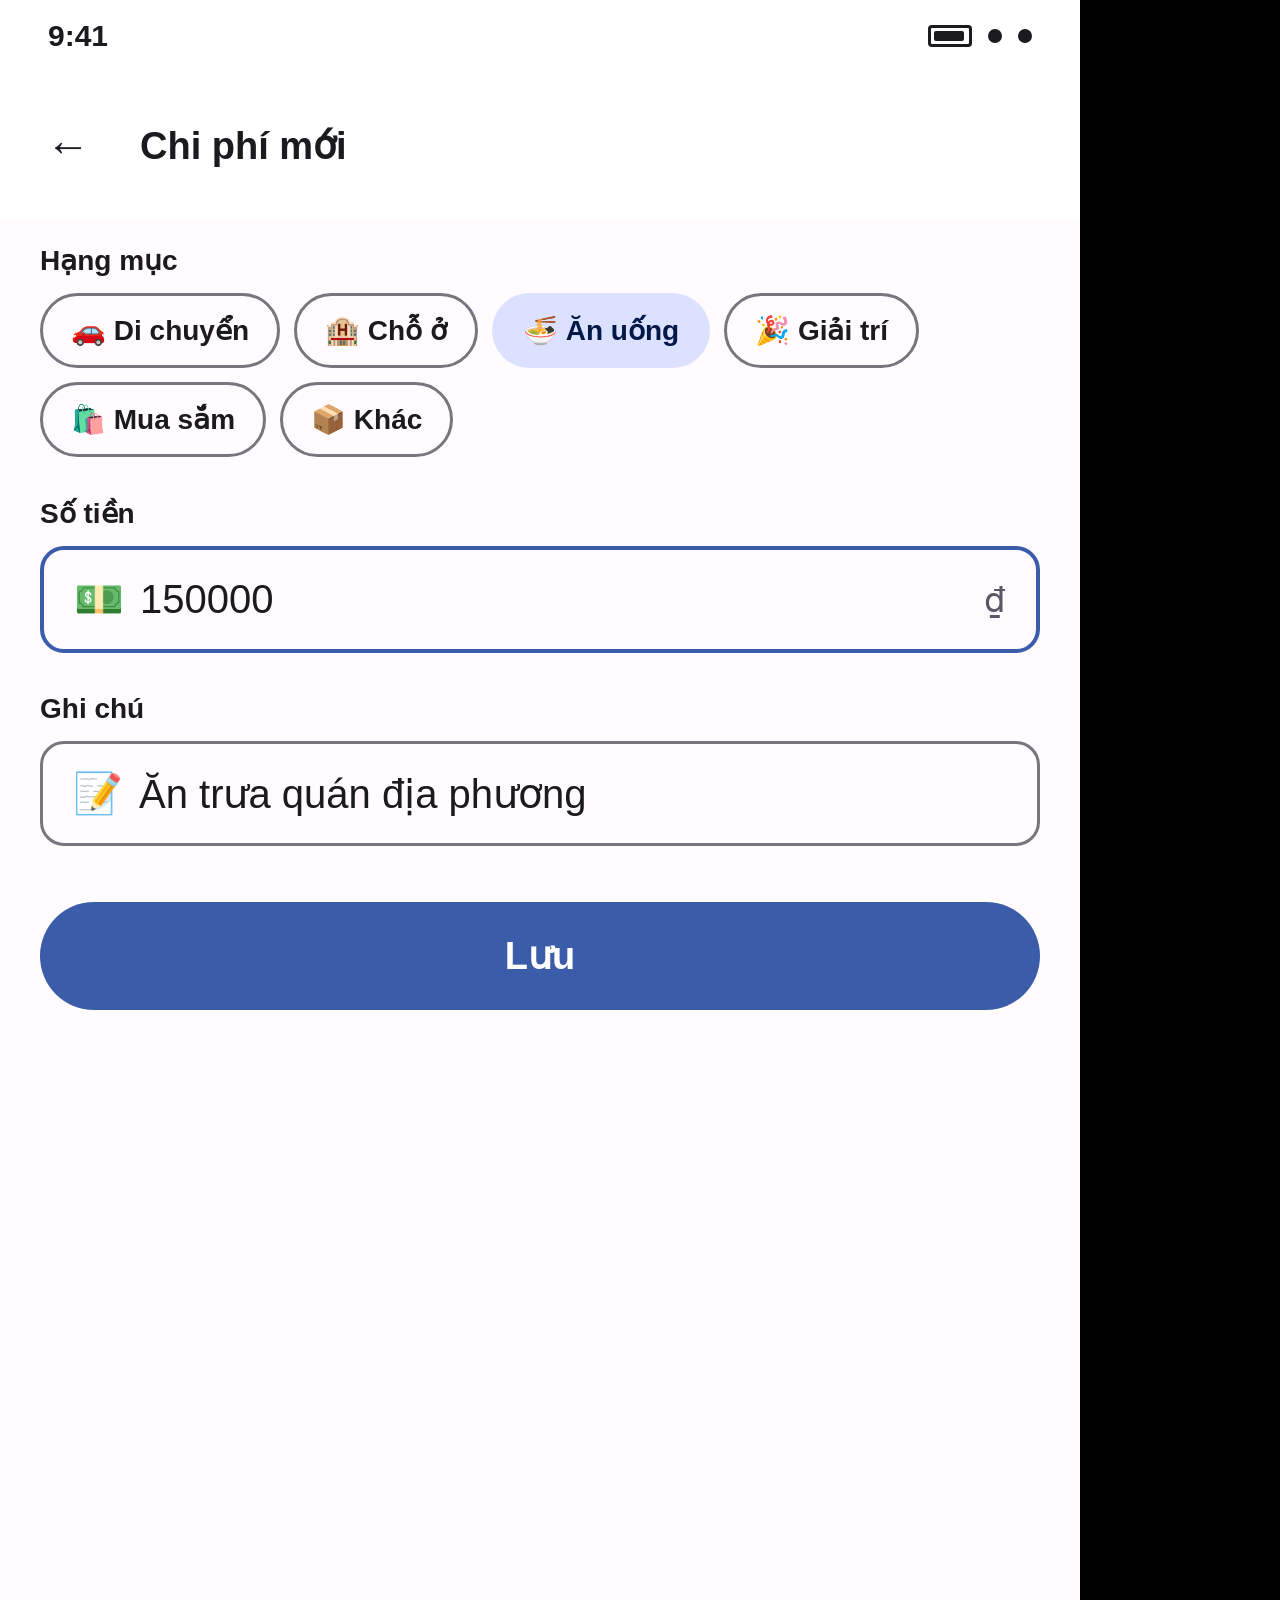
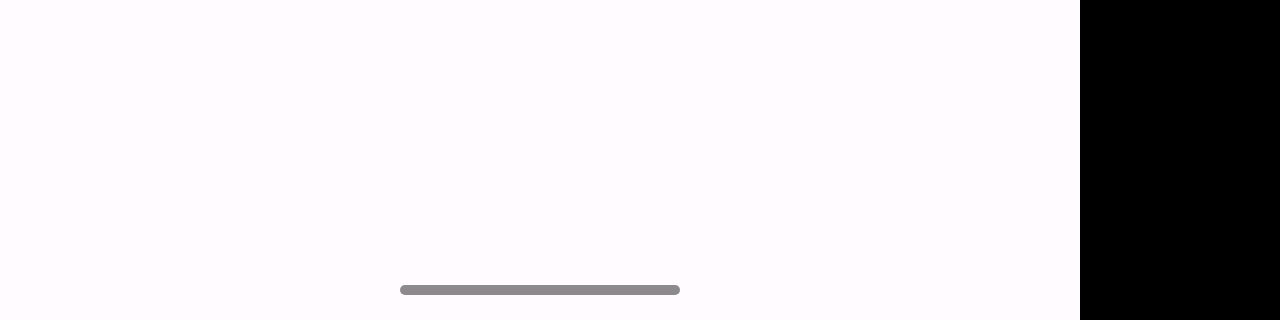
<file: branding/store/src/screenshot-3-add-expense-light.html>
<!DOCTYPE html>
<html lang="vi">
<head>
<meta charset="UTF-8" />
<style>
  :root {
    --primary: #3B5CA8;
    --bg-light: #FFFBFE;
    --surface-light: #FFFFFF;
    --ink-light: #1B1B1F;
    --muted-light: #5B5766;
    --outline-light: #79747E;
    --primary-container-light: #DCE1FF;
    --on-primary-container-light: #001947;
  }
  * { box-sizing: border-box; margin: 0; padding: 0; }
  html, body { background: #000; }
  .phone {
    position: relative;
    width: 1080px;
    height: 1920px;
    overflow: hidden;
    font-family: -apple-system, "Segoe UI", Roboto, Helvetica, Arial, sans-serif;
    background: var(--bg-light);
    color: var(--ink-light);
  }
  .status-bar {
    height: 72px;
    background: var(--surface-light);
    display: flex;
    align-items: center;
    justify-content: space-between;
    padding: 0 48px;
    font-size: 30px;
    font-weight: 600;
  }
  .status-icons { display: flex; gap: 16px; align-items: center; }
  .status-icons .dot { width: 14px; height: 14px; border-radius: 50%; background: var(--ink-light); }
  .status-icons .bar { width: 44px; height: 22px; border: 3px solid var(--ink-light); border-radius: 4px; position: relative; }
  .status-icons .bar::after { content: ""; position: absolute; top: 3px; left: 3px; bottom: 3px; width: 30px; background: var(--ink-light); border-radius: 2px; }
  .top-bar {
    height: 148px;
    background: var(--surface-light);
    display: flex;
    align-items: center;
    gap: 28px;
    padding: 0 24px;
  }
  .top-bar h1 { font-size: 38px; font-weight: 700; }
  .icon-btn {
    width: 88px; height: 88px;
    border-radius: 50%;
    display: flex; align-items: center; justify-content: center;
    font-size: 44px;
  }
  .form { padding: 24px 40px; display: flex; flex-direction: column; gap: 40px; }
  .field-label { font-size: 28px; font-weight: 700; }
  .chip-row { display: flex; gap: 14px; flex-wrap: wrap; }
  .chip {
    border-radius: 999px;
    padding: 18px 28px;
    font-size: 28px;
    font-weight: 600;
    border: 3px solid var(--outline-light);
    color: var(--ink-light);
  }
  .chip.selected {
    background: var(--primary-container-light);
    color: var(--on-primary-container-light);
    border-color: transparent;
  }
  .field {
    border: 3px solid var(--outline-light);
    border-radius: 24px;
    padding: 26px 30px;
    font-size: 40px;
    display: flex;
    align-items: center;
    gap: 16px;
  }
  .field.focused { border-color: var(--primary); border-width: 4px; }
  .field .suffix { margin-left: auto; color: var(--muted-light); font-size: 34px; }
  .save-btn {
    margin-top: 16px;
    background: var(--primary);
    color: white;
    border-radius: 999px;
    padding: 32px;
    text-align: center;
    font-size: 38px;
    font-weight: 700;
  }
  .nav-pill {
    position: absolute;
    bottom: 0; left: 0; right: 0;
    height: 60px;
    display: flex; align-items: center; justify-content: center;
  }
  .nav-pill .bar { width: 280px; height: 10px; border-radius: 6px; background: var(--ink-light); opacity: 0.5; }
</style>
</head>
<body>
<div class="phone">
  <div class="status-bar">
    <span>9:41</span>
    <div class="status-icons">
      <div class="bar"></div>
      <div class="dot"></div>
      <div class="dot"></div>
    </div>
  </div>
  <div class="top-bar">
    <div class="icon-btn">←</div>
    <h1>Chi phí mới</h1>
  </div>
  <div class="form">
    <div>
      <div class="field-label" style="margin-bottom:16px">Hạng mục</div>
      <div class="chip-row">
        <div class="chip">🚗 Di chuyển</div>
        <div class="chip">🏨 Chỗ ở</div>
        <div class="chip selected">🍜 Ăn uống</div>
        <div class="chip">🎉 Giải trí</div>
      </div>
      <div class="chip-row" style="margin-top:14px">
        <div class="chip">🛍️ Mua sắm</div>
        <div class="chip">📦 Khác</div>
      </div>
    </div>
    <div>
      <div class="field-label" style="margin-bottom:16px">Số tiền</div>
      <div class="field focused">💵 <span>150000</span><span class="suffix">₫</span></div>
    </div>
    <div>
      <div class="field-label" style="margin-bottom:16px">Ghi chú</div>
      <div class="field">📝 <span>Ăn trưa quán địa phương</span></div>
    </div>
    <div class="save-btn">Lưu</div>
  </div>
  <div class="nav-pill"><div class="bar"></div></div>
</div>
</body>
</html>
</file>
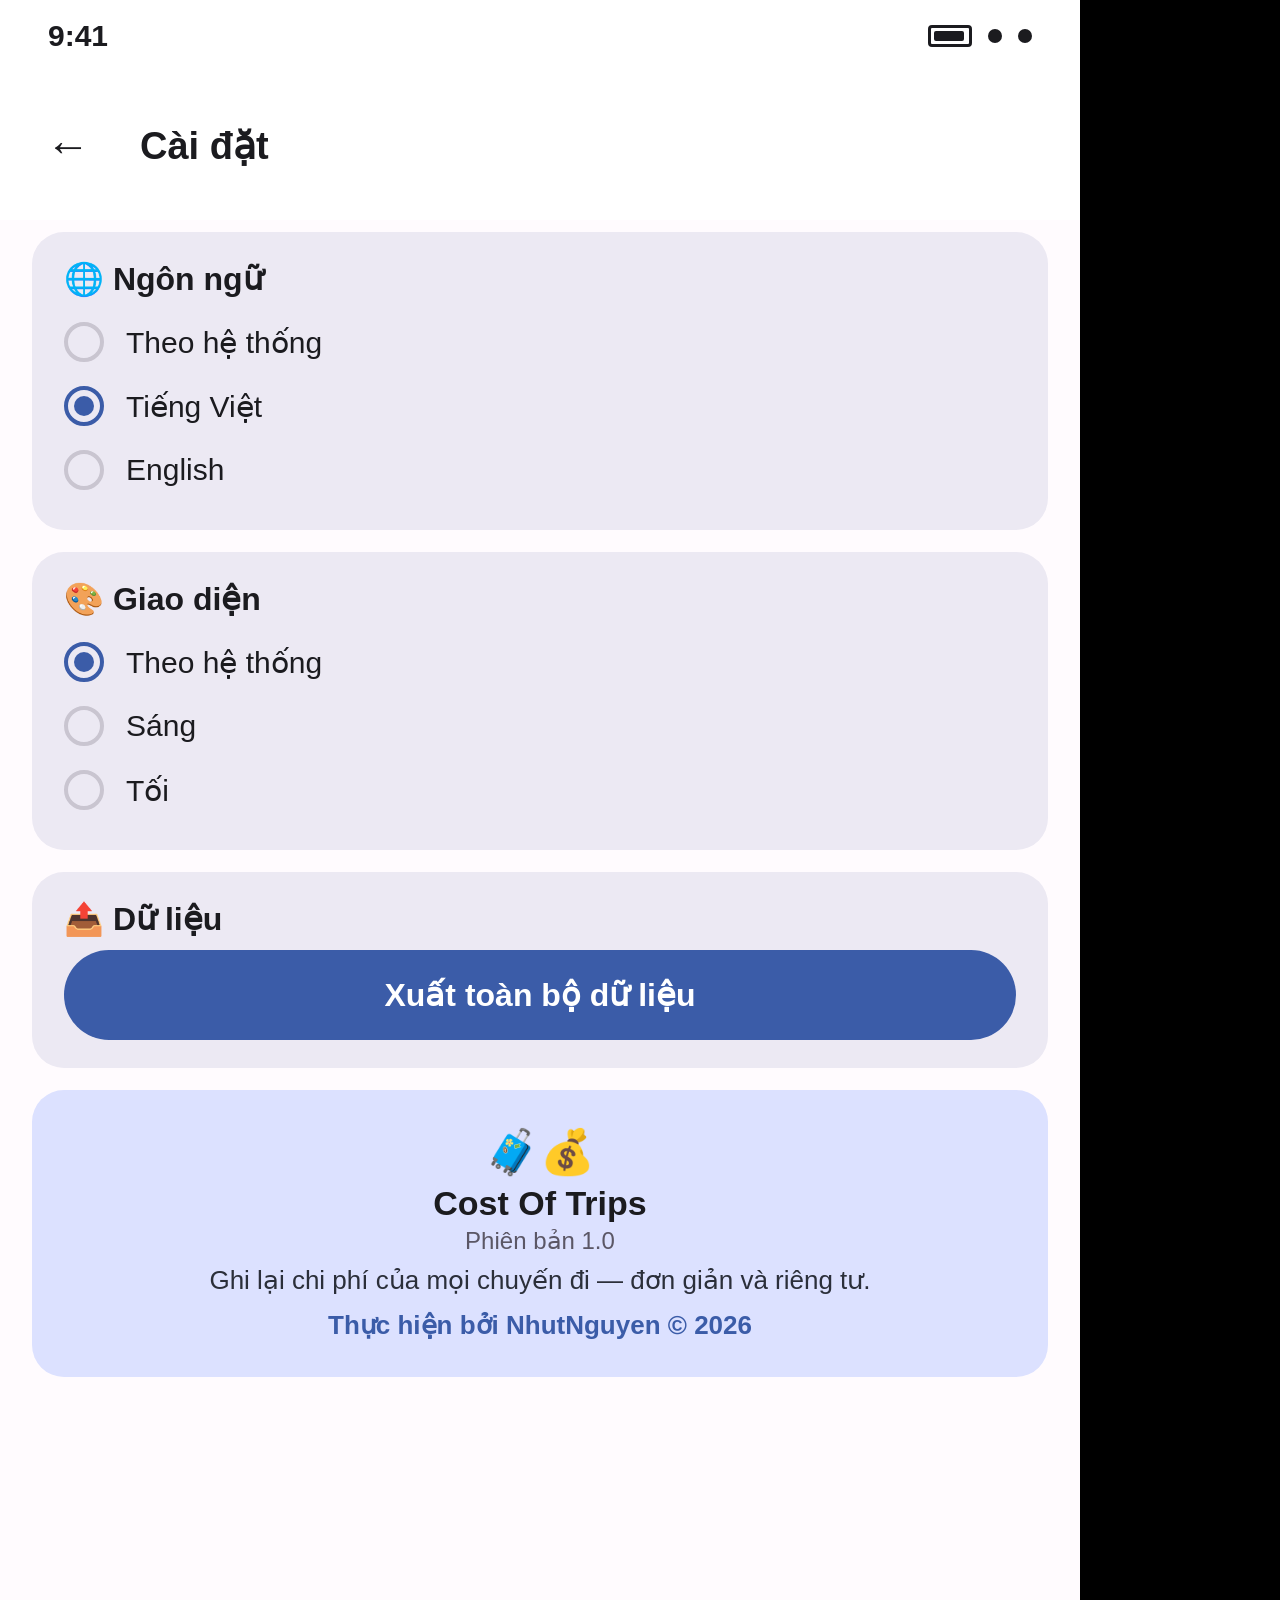
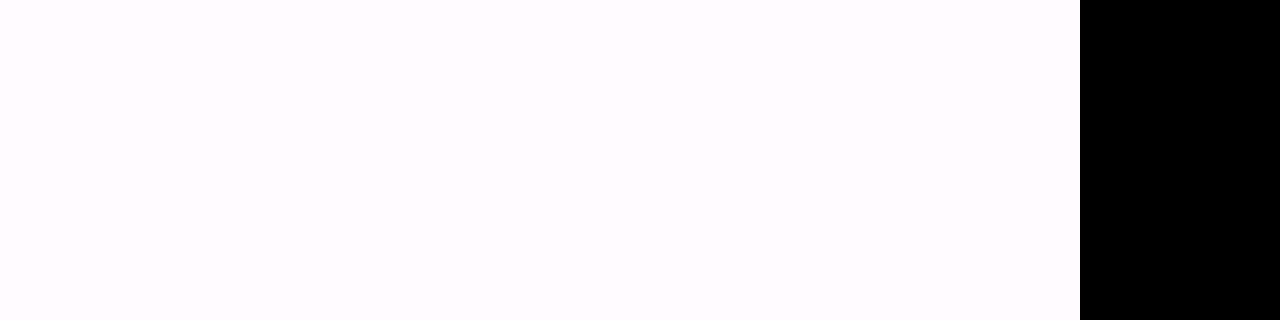
<file: branding/store/src/screenshot-4-settings-light.html>
<!DOCTYPE html>
<html lang="vi">
<head>
<meta charset="UTF-8" />
<style>
  :root {
    --primary: #3B5CA8;
    --bg-light: #FFFBFE;
    --surface-light: #FFFFFF;
    --ink-light: #1B1B1F;
    --muted-light: #5B5766;
    --outline-light: #C9C5D0;
    --section-bg: #ECE9F3;
    --about-bg: #DCE1FF;
  }
  * { box-sizing: border-box; margin: 0; padding: 0; }
  html, body { background: #000; }
  .phone {
    position: relative;
    width: 1080px;
    height: 1920px;
    overflow: hidden;
    font-family: -apple-system, "Segoe UI", Roboto, Helvetica, Arial, sans-serif;
    background: var(--bg-light);
    color: var(--ink-light);
  }
  .status-bar {
    height: 72px;
    background: var(--surface-light);
    display: flex;
    align-items: center;
    justify-content: space-between;
    padding: 0 48px;
    font-size: 30px;
    font-weight: 600;
  }
  .status-icons { display: flex; gap: 16px; align-items: center; }
  .status-icons .dot { width: 14px; height: 14px; border-radius: 50%; background: var(--ink-light); }
  .status-icons .bar { width: 44px; height: 22px; border: 3px solid var(--ink-light); border-radius: 4px; position: relative; }
  .status-icons .bar::after { content: ""; position: absolute; top: 3px; left: 3px; bottom: 3px; width: 30px; background: var(--ink-light); border-radius: 2px; }
  .top-bar {
    height: 148px;
    background: var(--surface-light);
    display: flex;
    align-items: center;
    gap: 28px;
    padding: 0 24px;
  }
  .top-bar h1 { font-size: 38px; font-weight: 700; }
  .icon-btn {
    width: 88px; height: 88px;
    border-radius: 50%;
    display: flex; align-items: center; justify-content: center;
    font-size: 44px;
  }
  .content { padding: 12px 32px; display: flex; flex-direction: column; gap: 22px; }
  .section {
    background: var(--section-bg);
    border-radius: 32px;
    padding: 28px 32px;
  }
  .section-title { display: flex; align-items: center; gap: 14px; font-size: 32px; font-weight: 700; margin-bottom: 12px; }
  .radio-row { display: flex; align-items: center; gap: 22px; padding: 12px 0; }
  .radio {
    width: 40px; height: 40px;
    border-radius: 50%;
    border: 4px solid var(--outline-light);
    display: flex; align-items: center; justify-content: center;
  }
  .radio.selected { border-color: var(--primary); }
  .radio.selected::after { content: ""; width: 20px; height: 20px; border-radius: 50%; background: var(--primary); }
  .radio-label { font-size: 30px; }
  .export-btn {
    background: var(--primary);
    color: white;
    border-radius: 999px;
    padding: 26px;
    text-align: center;
    font-size: 32px;
    font-weight: 700;
  }
  .about {
    background: var(--about-bg);
    border-radius: 32px;
    padding: 36px 32px;
    text-align: center;
  }
  .about .emoji { font-size: 44px; }
  .about .name { font-size: 34px; font-weight: 800; margin-top: 6px; }
  .about .version { font-size: 24px; color: var(--muted-light); margin-top: 4px; }
  .about .tagline { font-size: 26px; margin-top: 10px; color: #2B2F3A; }
  .about .credit { font-size: 26px; font-weight: 700; margin-top: 14px; color: var(--primary); }
</style>
</head>
<body>
<div class="phone">
  <div class="status-bar">
    <span>9:41</span>
    <div class="status-icons">
      <div class="bar"></div>
      <div class="dot"></div>
      <div class="dot"></div>
    </div>
  </div>
  <div class="top-bar">
    <div class="icon-btn">←</div>
    <h1>Cài đặt</h1>
  </div>
  <div class="content">
    <div class="section">
      <div class="section-title">🌐 Ngôn ngữ</div>
      <div class="radio-row"><div class="radio"></div><div class="radio-label">Theo hệ thống</div></div>
      <div class="radio-row"><div class="radio selected"></div><div class="radio-label">Tiếng Việt</div></div>
      <div class="radio-row"><div class="radio"></div><div class="radio-label">English</div></div>
    </div>
    <div class="section">
      <div class="section-title">🎨 Giao diện</div>
      <div class="radio-row"><div class="radio selected"></div><div class="radio-label">Theo hệ thống</div></div>
      <div class="radio-row"><div class="radio"></div><div class="radio-label">Sáng</div></div>
      <div class="radio-row"><div class="radio"></div><div class="radio-label">Tối</div></div>
    </div>
    <div class="section">
      <div class="section-title">📤 Dữ liệu</div>
      <div class="export-btn">Xuất toàn bộ dữ liệu</div>
    </div>
    <div class="about">
      <div class="emoji">🧳💰</div>
      <div class="name">Cost Of Trips</div>
      <div class="version">Phiên bản 1.0</div>
      <div class="tagline">Ghi lại chi phí của mọi chuyến đi — đơn giản và riêng tư.</div>
      <div class="credit">Thực hiện bởi NhutNguyen © 2026</div>
    </div>
  </div>
</div>
</body>
</html>
</file>
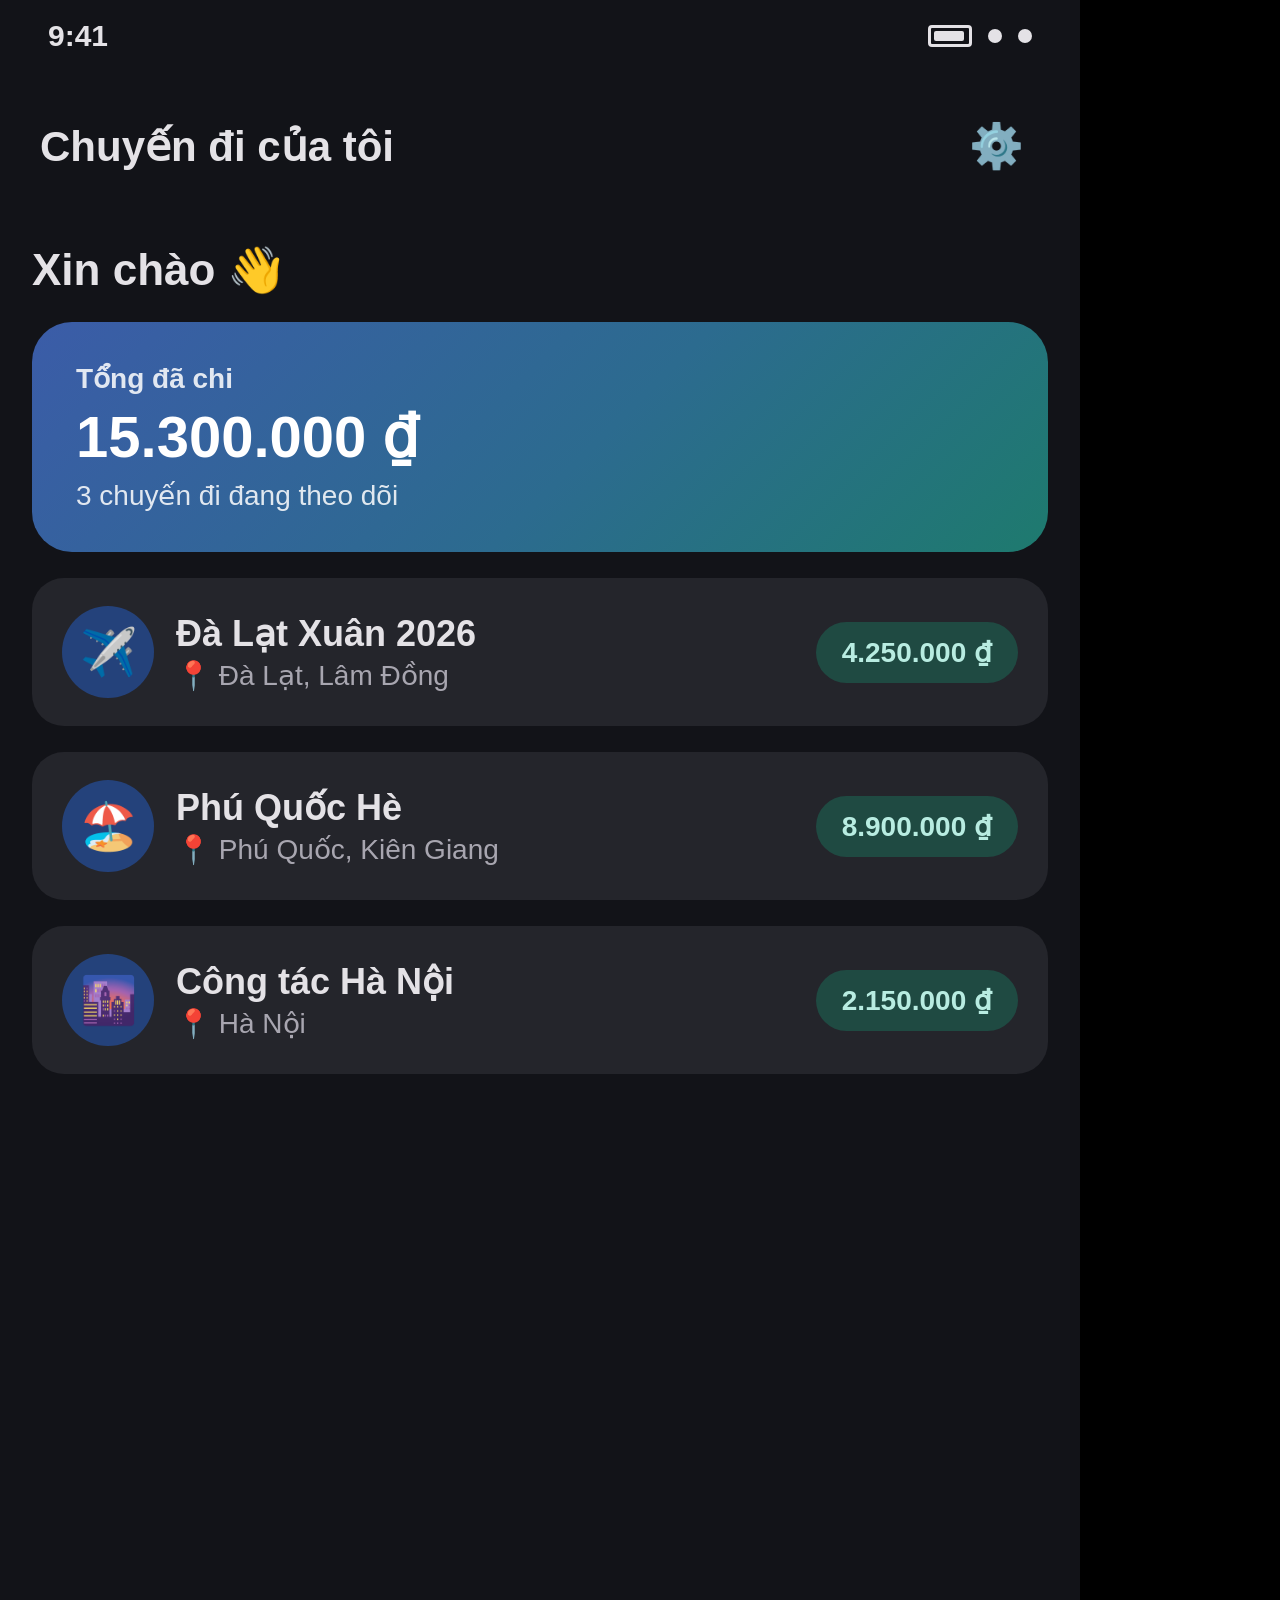
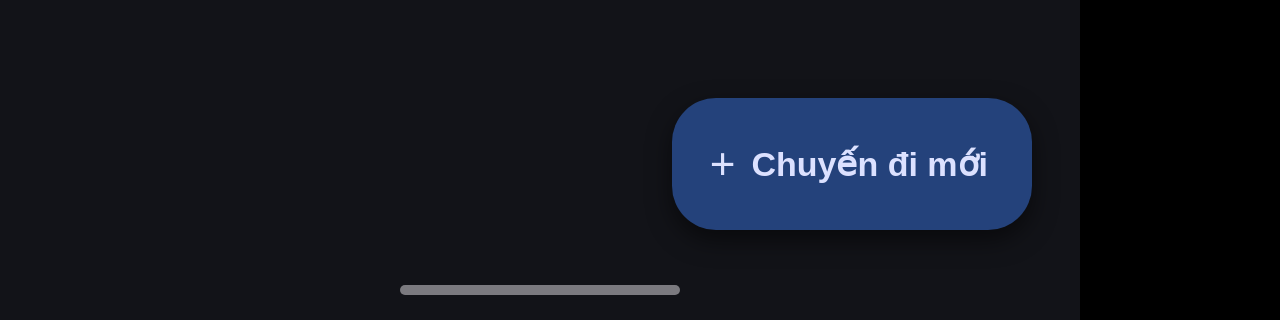
<file: branding/store/src/screenshot-5-trip-list-dark.html>
<!DOCTYPE html>
<html lang="vi">
<head>
<meta charset="UTF-8" />
<style>
  :root {
    --bg-dark: #121318;
    --surface-dark: #121318;
    --card-dark: #24252B;
    --ink-dark: #E4E2E6;
    --muted-dark: #A8A6B0;
    --primary-container-dark: #24427B;
    --on-primary-container-dark: #DCE1FF;
    --tertiary-container-dark: #1F4A42;
    --on-tertiary-container-dark: #B8ECE1;
  }
  * { box-sizing: border-box; margin: 0; padding: 0; }
  html, body { background: #000; }
  .phone {
    position: relative;
    width: 1080px;
    height: 1920px;
    overflow: hidden;
    font-family: -apple-system, "Segoe UI", Roboto, Helvetica, Arial, sans-serif;
    background: var(--bg-dark);
    color: var(--ink-dark);
  }
  .status-bar {
    height: 72px;
    background: var(--surface-dark);
    display: flex;
    align-items: center;
    justify-content: space-between;
    padding: 0 48px;
    font-size: 30px;
    font-weight: 600;
  }
  .status-icons { display: flex; gap: 16px; align-items: center; }
  .status-icons .dot { width: 14px; height: 14px; border-radius: 50%; background: var(--ink-dark); }
  .status-icons .bar { width: 44px; height: 22px; border: 3px solid var(--ink-dark); border-radius: 4px; position: relative; }
  .status-icons .bar::after { content: ""; position: absolute; top: 3px; left: 3px; bottom: 3px; width: 30px; background: var(--ink-dark); border-radius: 2px; }
  .top-bar {
    height: 148px;
    background: var(--surface-dark);
    display: flex;
    align-items: center;
    justify-content: space-between;
    padding: 0 40px;
  }
  .top-bar h1 { font-size: 42px; font-weight: 800; }
  .icon-btn {
    width: 88px; height: 88px;
    border-radius: 50%;
    display: flex; align-items: center; justify-content: center;
    font-size: 44px;
  }
  .content { padding: 16px 32px; display: flex; flex-direction: column; gap: 26px; }
  .greeting { font-size: 44px; font-weight: 800; margin-top: 8px; }
  .hero {
    background: linear-gradient(135deg, #3B5CA8 0%, #2C6B8F 55%, #1E7A6E 100%);
    border-radius: 40px;
    padding: 40px 44px;
    color: white;
  }
  .hero .label { font-size: 28px; opacity: 0.85; font-weight: 600; }
  .hero .value { font-size: 58px; font-weight: 800; margin-top: 8px; }
  .hero .sub { font-size: 28px; opacity: 0.85; margin-top: 8px; }
  .card {
    background: var(--card-dark);
    border-radius: 32px;
    padding: 28px 30px;
    display: flex;
    align-items: center;
    gap: 22px;
  }
  .card .icon-badge {
    width: 92px; height: 92px;
    border-radius: 50%;
    background: var(--primary-container-dark);
    display: flex; align-items: center; justify-content: center;
    font-size: 46px;
    flex-shrink: 0;
  }
  .card .info { flex: 1; }
  .card .name { font-size: 36px; font-weight: 700; }
  .card .dest { font-size: 28px; color: var(--muted-dark); margin-top: 4px; }
  .card .pill {
    background: var(--tertiary-container-dark);
    color: var(--on-tertiary-container-dark);
    border-radius: 999px;
    padding: 14px 26px;
    font-size: 28px;
    font-weight: 700;
    white-space: nowrap;
  }
  .fab {
    position: absolute;
    right: 48px;
    bottom: 90px;
    height: 132px;
    padding: 0 44px 0 38px;
    border-radius: 44px;
    background: var(--primary-container-dark);
    color: var(--on-primary-container-dark);
    display: flex; align-items: center; gap: 16px;
    font-size: 34px;
    font-weight: 700;
    box-shadow: 0 10px 24px rgba(0,0,0,0.5);
  }
  .fab .plus { font-size: 44px; font-weight: 400; }
  .nav-pill {
    position: absolute;
    bottom: 0; left: 0; right: 0;
    height: 60px;
    display: flex; align-items: center; justify-content: center;
  }
  .nav-pill .bar { width: 280px; height: 10px; border-radius: 6px; background: var(--ink-dark); opacity: 0.5; }
</style>
</head>
<body>
<div class="phone">
  <div class="status-bar">
    <span>9:41</span>
    <div class="status-icons">
      <div class="bar"></div>
      <div class="dot"></div>
      <div class="dot"></div>
    </div>
  </div>
  <div class="top-bar">
    <h1>Chuyến đi của tôi</h1>
    <div class="icon-btn">⚙️</div>
  </div>
  <div class="content">
    <div class="greeting">Xin chào 👋</div>
    <div class="hero">
      <div class="label">Tổng đã chi</div>
      <div class="value">15.300.000 ₫</div>
      <div class="sub">3 chuyến đi đang theo dõi</div>
    </div>
    <div class="card">
      <div class="icon-badge">✈️</div>
      <div class="info">
        <div class="name">Đà Lạt Xuân 2026</div>
        <div class="dest">📍 Đà Lạt, Lâm Đồng</div>
      </div>
      <div class="pill">4.250.000 ₫</div>
    </div>
    <div class="card">
      <div class="icon-badge">🏖️</div>
      <div class="info">
        <div class="name">Phú Quốc Hè</div>
        <div class="dest">📍 Phú Quốc, Kiên Giang</div>
      </div>
      <div class="pill">8.900.000 ₫</div>
    </div>
    <div class="card">
      <div class="icon-badge">🌆</div>
      <div class="info">
        <div class="name">Công tác Hà Nội</div>
        <div class="dest">📍 Hà Nội</div>
      </div>
      <div class="pill">2.150.000 ₫</div>
    </div>
  </div>
  <div class="fab"><span class="plus">+</span>Chuyến đi mới</div>
  <div class="nav-pill"><div class="bar"></div></div>
</div>
</body>
</html>
</file>
